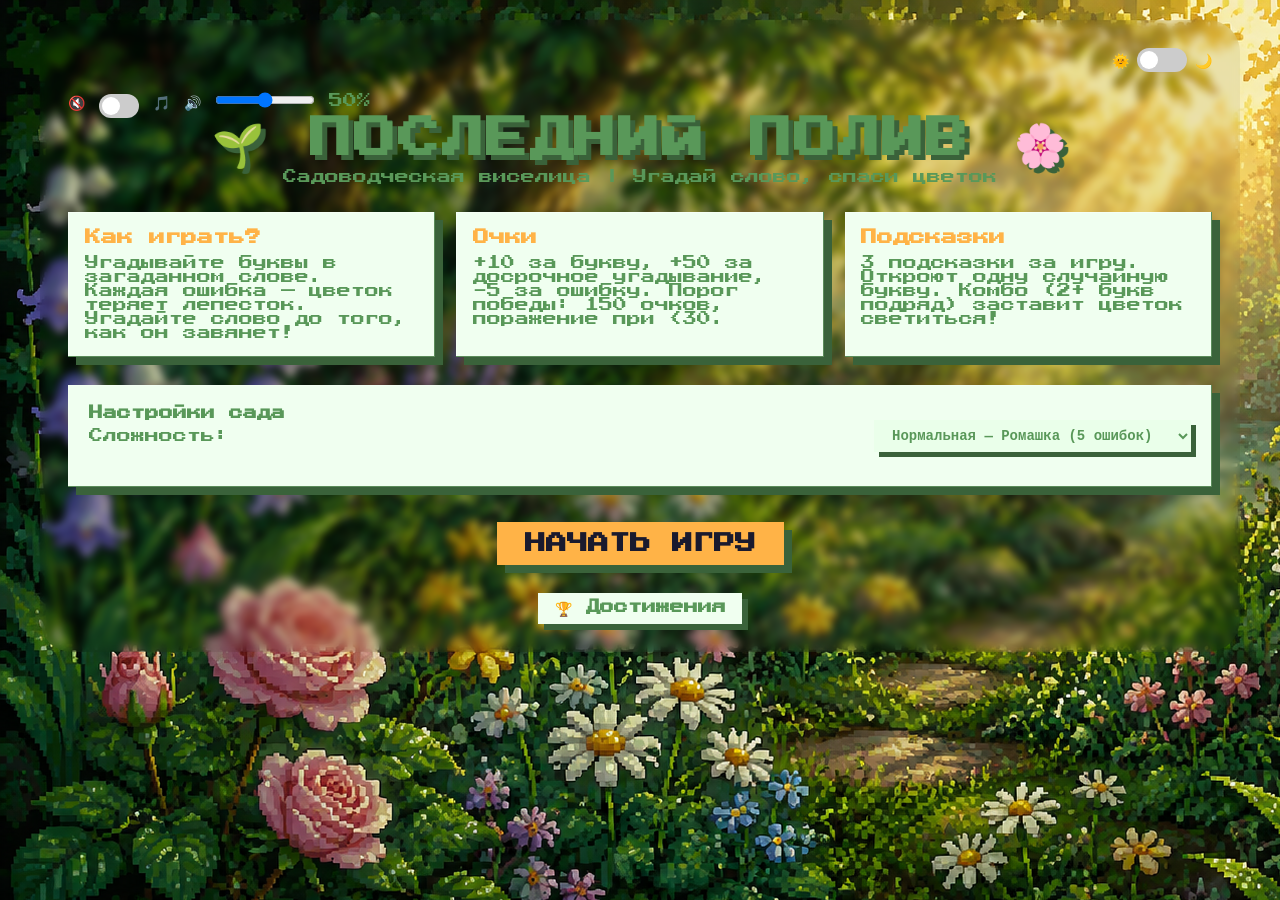
<file: index.html>
<!DOCTYPE html>
<html lang="ru">
<head>
    <meta charset="UTF-8">
    <meta name="viewport" content="width=device-width, initial-scale=1.0, user-scalable=yes">
    <title>Последний полив | Сад слов</title>
    <script src="js/index.js" defer></script>
    <link href="https://fonts.googleapis.com/css2?family=Press+Start+2P&display=swap" rel="stylesheet">
    <link rel="stylesheet" href="style.css">
</head>
<body>
    <div class="container">
        <div class="theme-switch-wrapper">
            <span>🌞</span>
            <label class="theme-switch">
                <input type="checkbox" id="theme-toggle">
                <span class="slider round"></span>
            </label>
            <span>🌙</span>
        </div>
        <div class="music-controls">
            <div class="music-controls-inner">
                <span>🔇</span>
                <label class="theme-switch" style="width: 40px;">
                    <input type="checkbox" id="music-toggle">
                    <span class="slider round"></span>
                </label>
                <span>🎵</span>
                <span>🔊</span>
                <input type="range" id="volume-slider" min="0" max="100" value="50" style="width: 100px;">
                <span id="volume-value">50%</span>
            </div>
        </div>
        <div class="hero">
            <h1>🌱 ПОСЛЕДНИЙ ПОЛИВ 🌸</h1>
            <p>Садоводческая виселица | Угадай слово, спаси цветок</p>
        </div>
        <div class="rules-grid">
            <div class="rule-card">
                <h3>Как играть?</h3>
                <p>Угадывайте буквы в загаданном слове. Каждая ошибка — цветок теряет лепесток. Угадайте слово до того, как он завянет!</p>
            </div>
            <div class="rule-card">
                <h3>Очки</h3>
                <p>+10 за букву, +50 за досрочное угадывание, -5 за ошибку. Порог победы: 150 очков, поражение при &lt;30.</p>
            </div>
            <div class="rule-card">
                <h3>Подсказки</h3>
                <p>3 подсказки за игру. Откроют одну случайную букву. Комбо (2+ букв подряд) заставит цветок светиться!</p>
            </div>
        </div>
        <div class="settings-panel">
            <h2>Настройки сада</h2>
            <div class="setting-row">
                <label>Сложность:</label>
                <select id="difficulty">
                    <option value="easy">Лёгкая — Роза (7 ошибок)</option>
                    <option value="normal" selected>Нормальная — Ромашка (5 ошибок)</option>
                    <option value="hard">Сложная — Колокольчик (3 ошибки)</option>
                </select>
            </div>
        </div>
        <div style="text-align: center;">
            <button id="start-game-btn" class="start-btn">НАЧАТЬ ИГРУ</button>
        </div>
        <div class="nav-links">
            <a href="achievements.html" class="nav-link">🏆 Достижения</a>
        </div>
    </div>
</body>
</html>
</file>
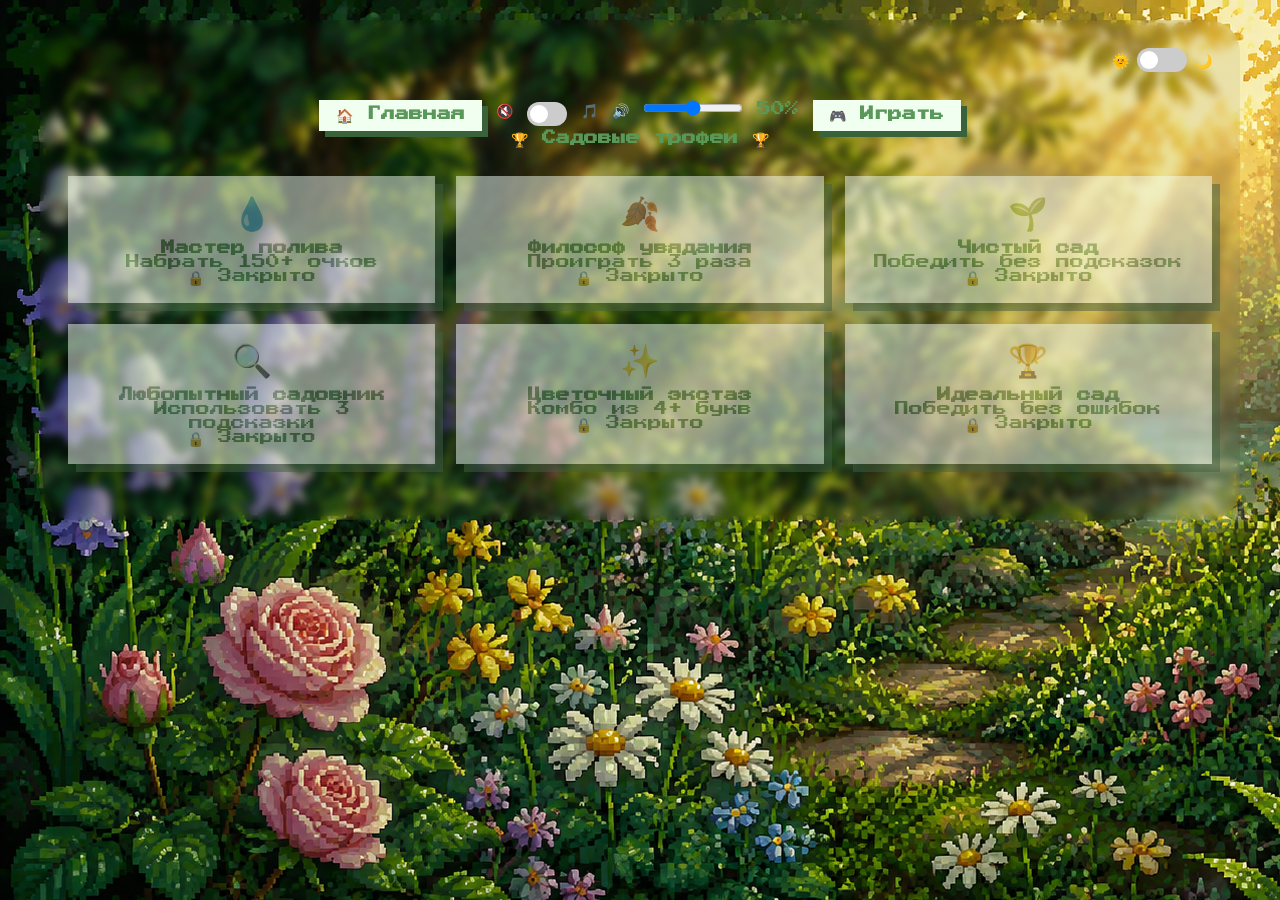
<file: achievements.html>
<!DOCTYPE html>
<html lang="ru">
<head>
    <meta charset="UTF-8">
    <meta name="viewport" content="width=device-width, initial-scale=1.0">
    <title>Достижения | Садовод</title>
    <script src="js/achievements.js" defer></script>
    <link href="https://fonts.googleapis.com/css2?family=Press+Start+2P&family=VT323&display=swap" rel="stylesheet">
    <link rel="stylesheet" href="style.css">
</head>
<body>
<div class="container">
    <div class="theme-switch-wrapper">
        <span>🌞</span>
        <label class="theme-switch">
            <input type="checkbox" id="theme-toggle">
            <span class="slider round"></span>
        </label>
        <span>🌙</span>
    </div>
    <div class="nav-bar">
        <div class="nav-links">
            <a href="index.html" class="nav-link">🏠 Главная</a>
            <div class="music-controls">
                <span>🔇</span>
                <label class="theme-switch" style="width: 40px;">
                    <input type="checkbox" id="music-toggle">
                    <span class="slider round"></span>
                </label>
                <span>🎵</span>
                <span>🔊</span>
                <input type="range" id="volume-slider" min="0" max="100" value="50" style="width: 100px;">
                <span id="volume-value">50%</span>
            </div>
            <a href="game.html" class="nav-link">🎮 Играть</a>
        </div>
    </div>
    <h1 style="text-align:center;">🏆 Садовые трофеи 🏆</h1>
    <div id="achievements-list" class="achievements-grid"></div>
</div>
</body>
</html>
</file>
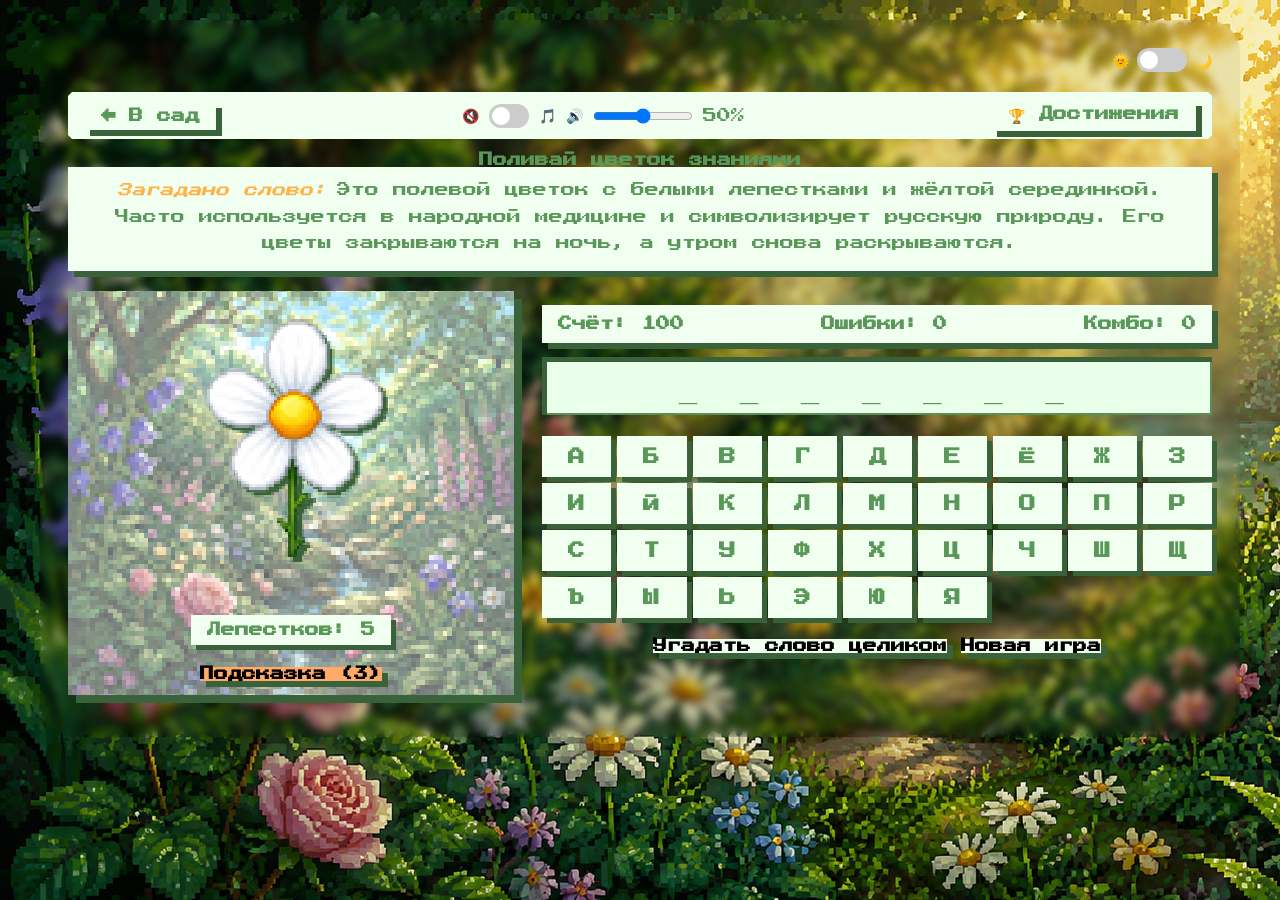
<file: game.html>
<!DOCTYPE html>
<html lang="ru">
<head>
    <meta charset="UTF-8">
    <meta name="viewport" content="width=device-width, initial-scale=1.0">
    <title>Игра | Последний полив</title>
    <script src="js/words.js" defer></script>
    <script src="js/game.js" defer></script>
    <link href="https://fonts.googleapis.com/css2?family=Press+Start+2P&display=swap" rel="stylesheet">
    <link rel="stylesheet" href="style.css">
</head>
<body>
<div class="container">
    <div class="theme-switch-wrapper">
        <span>🌞</span>
        <label class="theme-switch">
            <input type="checkbox" id="theme-toggle">
            <span class="slider round"></span>
        </label>
        <span>🌙</span>
    </div>
    <div style="display: flex; justify-content: space-between; align-items: center; gap: 1rem; margin-bottom: 1rem; flex-wrap: wrap; padding: 8px 16px; background: var(--card-bg); clip-path: polygon(4px 0, calc(100% - 4px) 0, 100% 4px, 100% calc(100% - 4px), calc(100% - 4px) 100%, 4px 100%, 0 calc(100% - 4px), 0 4px);">
        <a href="index.html" class="nav-link">← В сад</a>
        <div style="display: flex; align-items: center; gap: 10px;">
            <span>🔇</span>
            <label class="theme-switch" style="width: 40px;">
                <input type="checkbox" id="music-toggle">
                <span class="slider round"></span>
            </label>
            <span>🎵</span>
            <span>🔊</span>
            <input type="range" id="volume-slider" min="0" max="100" value="50" style="width: 100px;">
            <span id="volume-value">50%</span>
        </div>
        <a href="achievements.html" class="nav-link">🏆 Достижения</a>
    </div>
    <h2 style="text-align:center;">Поливай цветок знаниями</h2>
    <div id="word-description" class="word-description">
        <i>Загадано слово:</i> <span id="desc-placeholder">...</span>
    </div>
    <div class="game-layout">
        <div class="flower-area" id="flower-area">
            <div class="flower-image-container">
                <img id="flower-image" class="flower-image" src="images/rose.png" alt="Цветок">
            </div>
            <div id="petals-count">Лепестков: 5</div>
            <div id="combo-indicator" style="margin-top:10px;"></div>
            <button id="hint-button" class="hint-btn" style="margin-top: 12px;">Подсказка (3)</button>
        </div>
        <div>
            <div class="stats">
                <span>Счёт: <span id="score">100</span></span>
                <span>Ошибки: <span id="mistakes">0</span></span>
                <span>Комбо: <span id="combo">0</span></span>
            </div>
            <div class="word-mask" id="word-mask">_ _ _ _ _</div>
            <div class="keyboard" id="keyboard"></div>
            <div class="action-buttons">
                <button id="guess-word-btn">Угадать слово целиком</button>
                <button id="reset-game-btn">Новая игра</button>
            </div>
            <div style="text-align: center; margin-top: 15px;">
                <button id="fact-button" class="fact-btn fact-btn-hidden">📖 Посмотреть интересный факт</button>
            </div>
        </div>
    </div>
</div>
</body>
</html>
</file>
<file: style.css>
:root {
    --bg-color: #eaffea;
    --card-bg: #f0fff0;
    --text-color: #599859;
    --border-color: #5b8c5a;
    --shadow-color: #3a623a;
    --accent-color: #ffb347;
    --wrong-color: #ff6b6b;
    --correct-color: #befac0;
    --flower-glow: 0 0 15px rgba(255, 180, 70, 0.8);
    --visited-link: #5fd35f;
}
body.dark {
    --bg-color: #1e2a1e;
    --card-bg: #2a3b2a;
    --text-color: #d4e6d4;
    --border-color: #6b8c5a;
    --shadow-color: #0f1f0f;
    --accent-color: #ffaa44;
    --visited-link: #5fd35f;
}
* {
    font-family: 'Press Start 2P', 'Courier New', monospace;
    font-size: 14px;
    box-sizing: border-box;
    margin: 0;
    padding: 0;
}
body {
    background-image: url('images/background.png');
    color: var(--text-color);
    transition: all 0.3s ease;
    padding: 20px;
    min-height: 100vh;
    image-rendering: pixelated;
    image-rendering: crisp-edges;
}
.normal-text {
    font-family: 'VT323', 'Courier New', monospace;
    font-size: 20px;
}
.container {
    max-width: 1200px;
    margin: 0 auto;
    background: rgba(0,0,0,0.05);
    padding: 2rem;
    border-radius: 32px;
    backdrop-filter: blur(4px);
}
.pixel-box, .rule-card, .settings-panel, .flower-area, .stats, .word-mask, .modal, .achievement-card {
    image-rendering: crisp-edges;
    image-rendering: pixelated;
}
.pixel-border {
    border: none;
    box-shadow: 
        -3px 0 0 0 var(--border-color),
        3px 0 0 0 var(--border-color),
        0 -3px 0 0 var(--border-color),
        0 3px 0 0 var(--border-color),
        -6px -3px 0 0 var(--shadow-color),
        6px -3px 0 0 var(--shadow-color),
        -6px 3px 0 0 var(--shadow-color),
        6px 3px 0 0 var(--shadow-color);
}
.rule-card {
    background: var(--card-bg);
    padding: 1.2rem;
    position: relative;
    border: none;
    box-shadow: 
        8px 8px 0 0 var(--shadow-color),
        inset -1px -1px 0 0 var(--border-color),
        inset 1px 1px 0 0 rgba(255,255,255,0.3);
}
.rule-card h3 {
    margin-bottom: 0.8rem;
    color: var(--accent-color);
    font-size: 16px;
}
.settings-panel {
    background: var(--card-bg);
    padding: 1.5rem;
    margin: 1.5rem 0;
    border: none;
    box-shadow: 
        8px 8px 0 0 var(--shadow-color),
        inset -1px -1px 0 0 var(--border-color),
        inset 1px 1px 0 0 rgba(255,255,255,0.2);
}
button, .nav-link, .key, select, .start-btn, .hint-btn, #close-modal {
    background: var(--card-bg);
    border: none;
    font-weight: bold;
    cursor: pointer;
    transition: 0.05s linear;
    box-shadow: 6px 6px 0 var(--shadow-color);
    image-rendering: pixelated;
    position: relative;
}
button:active, .nav-link:active, .key:active, .start-btn:active {
    transform: translate(4px, 4px);
    box-shadow: 2px 2px 0 var(--shadow-color);
}
.nav-link {
    text-decoration: none;
    display: inline-block;
    padding: 0.5rem 1.2rem;
    color: var(--text-color);
}
.nav-link:visited {
    color: var(--visited-link);
}
a.nav-link:link {
    color: var(--text-color);
}
a.nav-link:visited {
    color: var(--visited-link);
}
a.nav-link:hover {
    color: var(--accent-color);
}
.keyboard {
    display: grid;
    grid-template-columns: repeat(9, 1fr);
    gap: 6px;
    margin: 1.5rem 0;
}
.key {
    padding: 12px 0;
    text-align: center;
    font-size: 1.2rem;
    background: var(--card-bg);
    box-shadow: 5px 5px 0 var(--shadow-color);
}
.key.used {
    opacity: 0.4;
    text-decoration: line-through;
    pointer-events: none;
}
.key:active {
    transform: translate(3px, 3px);
    box-shadow: 2px 2px 0 var(--shadow-color);
}
.stats {
    display: flex;
    justify-content: space-between;
    margin: 1rem 0;
    font-weight: bold;
    background: var(--card-bg);
    padding: 12px 16px;
    box-shadow: 6px 6px 0 var(--shadow-color);
}
.word-mask {
    font-size: 2.2rem;
    letter-spacing: 12px;
    font-family: monospace;
    background: var(--bg-color);
    padding: 0.8rem;
    text-align: center;
    margin: 1rem 0;
    box-shadow: inset 5px 5px 0 var(--shadow-color), inset -2px -2px 0 var(--border-color);
    image-rendering: crisp-edges;
}
.flower-area {
    background: var(--card-bg);
    padding: 1rem;
    text-align: center;
    position: relative;
    box-shadow: 8px 8px 0 var(--shadow-color);
}
.modal {
    position: fixed;
    top: 50%;
    left: 50%;
    transform: translate(-50%, -50%);
    background: var(--card-bg);
    padding: 1.5rem;
    z-index: 1000;
    max-width: 90%;
    text-align: center;
    box-shadow: 12px 12px 0 var(--shadow-color);
    border: none;
}
.modal button {
    margin-top: 16px;
    padding: 8px 16px;
}
.overlay {
    position: fixed;
    top: 0;
    left: 0;
    width: 100%;
    height: 100%;
    background: rgba(0,0,0,0.7);
    z-index: 999;
}
.achievement-card {
    background: var(--card-bg);
    padding: 1.2rem;
    text-align: center;
    transition: 0.2s;
    box-shadow: 8px 8px 0 var(--shadow-color);
}
.achievement-card.locked {
    opacity: 0.5;
    filter: grayscale(0.3);
}
.achievement-icon {
    font-size: 32px;
    margin-bottom: 8px;
    display: block;
}
.hero {
    text-align: center;
    margin-bottom: 2rem;
}
.hero h1 {
    font-size: 3rem;
    text-shadow: 5px 5px 0 var(--shadow-color);
    letter-spacing: 2px;
    image-rendering: crisp-edges;
}
.setting-row {
    display: flex;
    justify-content: space-between;
    align-items: center;
    margin-bottom: 1rem;
    flex-wrap: wrap;
    gap: 0.5rem;
}
select, .volume-slider {
    background: var(--bg-color);
    padding: 0.5rem 1rem;
    font-family: 'Courier New', monospace;
    font-weight: bold;
    cursor: pointer;
    color: var(--text-color);
    box-shadow: 5px 5px 0 var(--shadow-color);
}
.start-btn {
    background: var(--accent-color);
    color: #1a1a2e;
    font-size: 1.5rem;
    padding: 0.8rem 2rem;
    margin-top: 1rem;
    box-shadow: 8px 8px 0 var(--shadow-color);
}
.rules-grid {
    display: grid;
    grid-template-columns: repeat(auto-fit, minmax(250px, 1fr));
    gap: 1.5rem;
    margin: 2rem 0;
}
.nav-links {
    display: flex;
    gap: 1rem;
    justify-content: center;
    margin-top: 2rem;
}
#flower-emoji {
    font-size: 8rem;
    cursor: pointer;
    transition: 0.2s;
    display: inline-block;
    filter: drop-shadow(5px 5px 0 var(--shadow-color));
}
.glow {
    text-shadow: 0 0 20px gold;
    animation: pulse 0.6s infinite;
}
@keyframes pulse {
    0% { transform: scale(1); opacity: 1; }
    50% { transform: scale(1.08); opacity: 0.9; }
}
@media (max-width: 768px) {
    .container {
        padding: 1rem;
    }
    .hero h1 {
        font-size: 2rem;
    }
    .rules-grid {
        grid-template-columns: 1fr;
    }
    .keyboard {
        grid-template-columns: repeat(7, 1fr);
    }
}
.game-layout {
    display: grid;
    grid-template-columns: 1fr 1.5fr;
    gap: 2rem;
    margin: 1rem 0;
}
@media (max-width: 700px) {
    .game-layout {
        grid-template-columns: 1fr;
    }
}
.achievements-grid {
    display: grid;
    grid-template-columns: repeat(auto-fill, minmax(280px, 1fr));
    gap: 1.5rem;
    margin: 2rem 0;
}
#combo-indicator {
    margin-top: 10px;
    font-size: 12px;
}
.action-buttons {
    display: flex;
    gap: 1rem;
    justify-content: center;
}
.hint-btn {
    background: #ffaa66;
}
.theme-switch-wrapper {
    display: flex;
    align-items: center;
    justify-content: flex-end;
    gap: 8px;
    margin-bottom: 20px;
}
.theme-switch {
    position: relative;
    display: inline-block;
    width: 50px;
    height: 24px;
}
.theme-switch input {
    opacity: 0;
    width: 0;
    height: 0;
}
.slider {
    position: absolute;
    cursor: pointer;
    top: 0;
    left: 0;
    right: 0;
    bottom: 0;
    background-color: #ccc;
    transition: 0.3s;
    border-radius: 24px;
}
.slider:before {
    position: absolute;
    content: "";
    height: 18px;
    width: 18px;
    left: 3px;
    bottom: 3px;
    background-color: white;
    transition: 0.3s;
    border-radius: 50%;
}
input:checked + .slider {
    background-color: var(--accent-color);
}
input:checked + .slider:before {
    transform: translateX(26px);
}
.flower-area {
    background-image: url('images/background-game.png');
    background-size: cover;
    background-position: center;
    background-repeat: no-repeat;
    position: relative;
    min-height: 400px;
    display: flex;
    flex-direction: column;
    align-items: center;
    justify-content: center;
    overflow: hidden;
}
.flower-image {
    width: 80%;
    max-width: 280px;
    height: auto;
    object-fit: contain;
    display: block;
    margin: 0 auto;
    transition: all 0.2s ease;
    image-rendering: pixelated;
    image-rendering: crisp-edges;
    filter: drop-shadow(5px 5px 0 var(--shadow-color));
    position: relative;
    z-index: 2;
}
.flower-image.glow {
    animation: pulse 0.6s infinite;
    filter: drop-shadow(0 0 15px gold) drop-shadow(5px 5px 0 var(--shadow-color));
}
#flower-emoji {
    display: none;
}
.flower-image-container {
    position: relative;
    display: flex;
    justify-content: center;
    align-items: center;
    width: 100%;
    margin-bottom: 20px;
}
#petals-count {
    background: var(--card-bg);
    padding: 8px 16px;
    margin-top: 10px;
    font-weight: bold;
    box-shadow: 5px 5px 0 var(--shadow-color);
    display: inline-block;
    position: relative;
    z-index: 2;
}
#combo-indicator {
    margin-top: 10px;
    font-weight: bold;
    color: var(--accent-color);
    text-shadow: 2px 2px 0 var(--shadow-color);
    position: relative;
    z-index: 2;
}
.hint-btn {
    margin-top: 15px;
    position: relative;
    z-index: 2;
}
.falling-petal {
    position: absolute;
    width: 80px;
    height: 80px;
    pointer-events: none;
    z-index: 10;
    animation: fallAndFade 2s ease-out forwards;
}
@keyframes fallAndFade {
    0% {
        transform: translateY(0) rotate(0deg);
        opacity: 1;
    }
    100% {
        transform: translateY(350px) rotate(200deg);
        opacity: 0;
    }
}
.word-description {
    background: var(--card-bg);
    padding: 12px 20px;
    margin-bottom: 20px;
    text-align: center;
    font-size: 0.85rem;
    line-height: 1.6;
    box-shadow: 6px 6px 0 var(--shadow-color);
    font-family: 'VT323', 'Courier New', monospace;
    font-size: 1.1rem;
}
.word-description i {
    color: var(--accent-color);
}
.fact-btn {
    background: #66bb66;
    color: white;
    margin-top: 10px;
}
.fact-btn:active {
    transform: translate(4px, 4px);
    box-shadow: 2px 2px 0 var(--shadow-color);
}
.fact-btn-hidden {
    display: none;
}
.game-toast {
    position: fixed;
    bottom: 30px;
    left: 50%;
    transform: translateX(-50%) translateY(100px);
    background: var(--card-bg);
    color: var(--text-color);
    padding: 12px 24px;
    border-radius: 8px;
    font-size: 14px;
    font-family: 'Press Start 2P', monospace;
    z-index: 1000;
    box-shadow: 6px 6px 0 var(--shadow-color);
    opacity: 0;
    transition: all 0.3s ease;
    pointer-events: none;
    max-width: 90%;
    text-align: center;
    white-space: nowrap;
}
@media (max-width: 600px) {
    .game-toast {
        white-space: normal;
        font-size: 10px;
        padding: 10px 16px;
    }
}
.game-toast.show {
    transform: translateX(-50%) translateY(0);
    opacity: 1;
}
.game-toast.win {
    border-left: 4px solid #4caf50;
    color: #4caf50;
}
.game-toast.lose {
    border-left: 4px solid #f44336;
    color: #f44336;
}
.game-toast.fact {
    border-left: 4px solid #ffb347;
    color: #ffb347;
}
.game-toast.error {
    border-left: 4px solid #ff6b6b;
    color: #ff6b6b;
}
.game-toast.info {
    border-left: 4px solid #66bb66;
}
</file>
